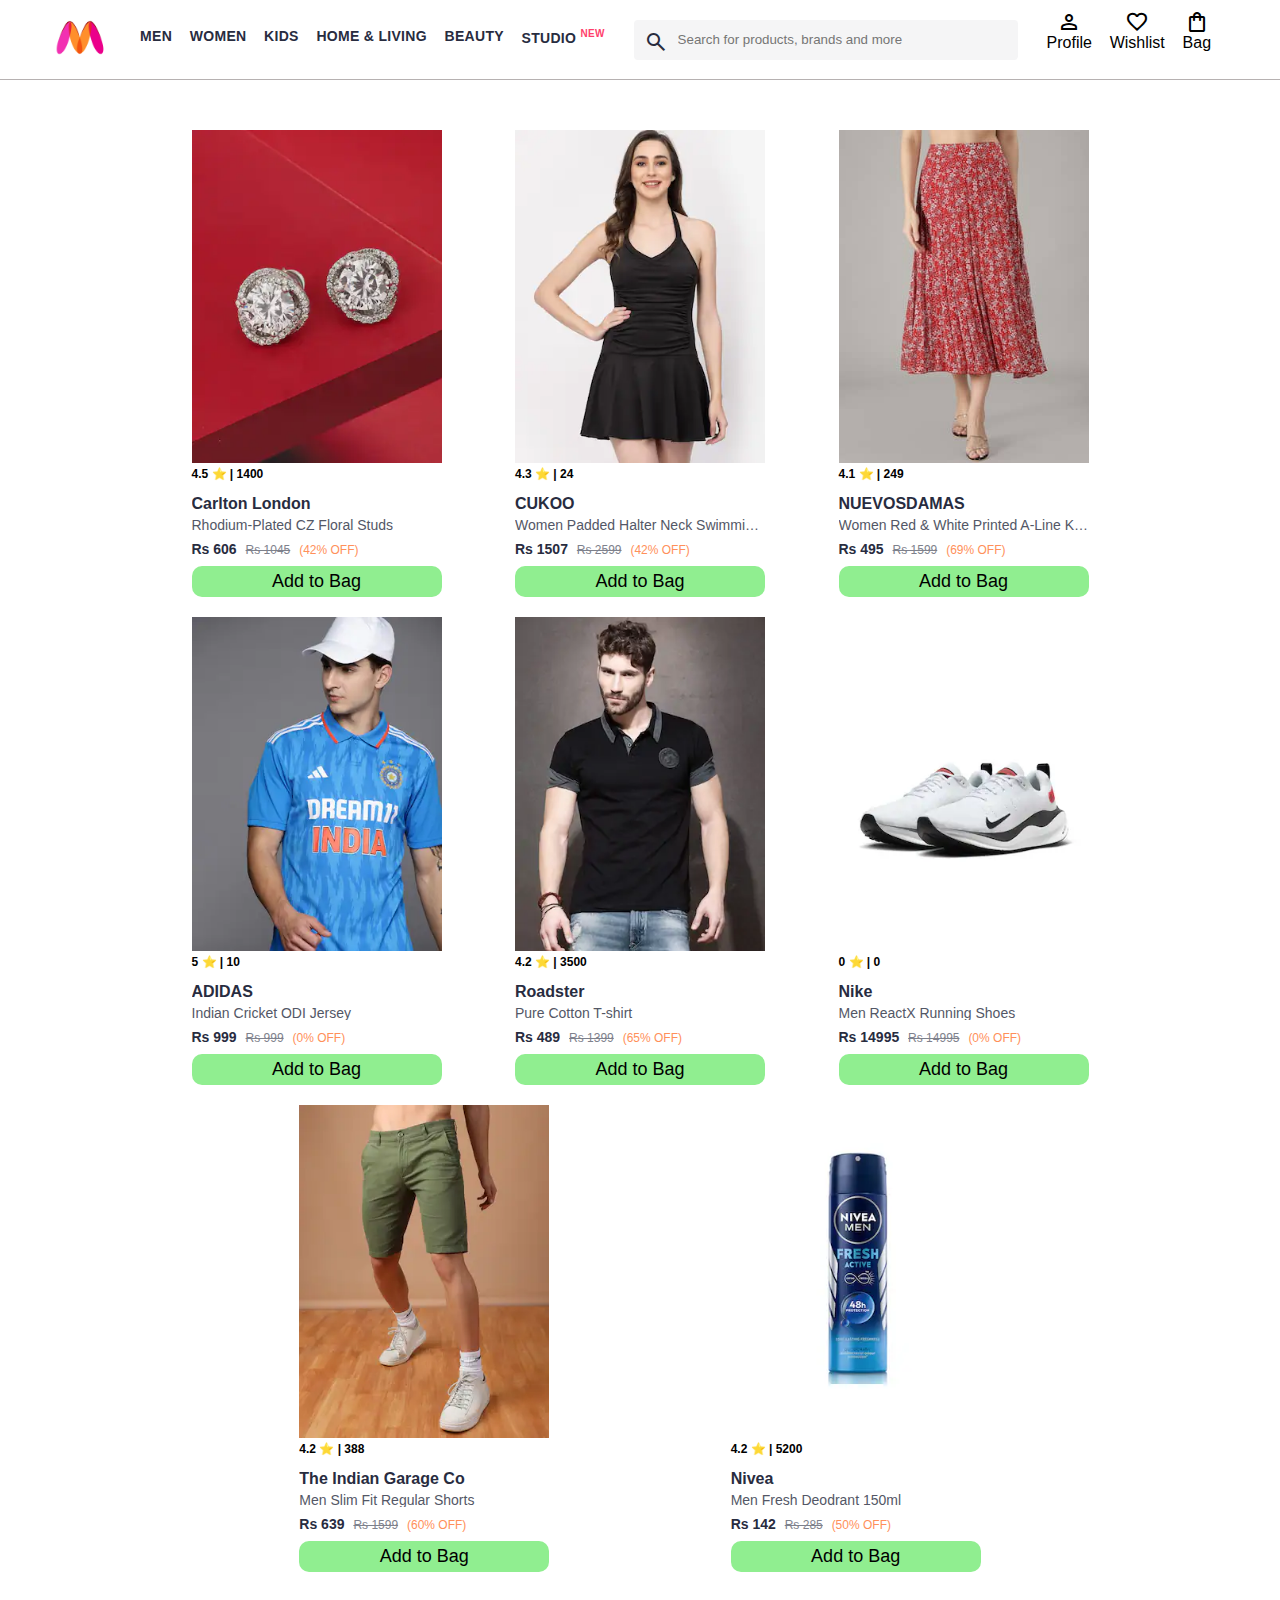
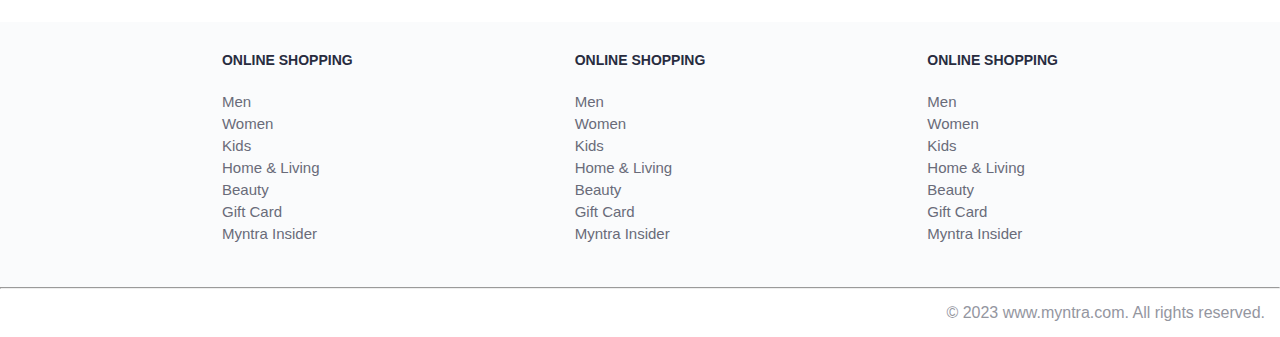
<file: index.html>
<!DOCTYPE html>
<html lang="en">
<head>
    <title>Myntra Clone</title>
    <link rel="stylesheet" href="css/index.css">
    <link rel="stylesheet" href="https://fonts.googleapis.com/css2?family=Material+Symbols+Outlined:opsz,wght,FILL,GRAD@20..48,100..700,0..1,-50..200" />
    <link rel="icon" type="images/png" href="./images/myntra_logo.webp">
</head>
<body>
    <header>
        <div class="logo_container">
            <a href="#"><img class="myntra_home" src="images/myntra_logo.webp" alt="Myntra Home"></a>
        </div>
        <nav class="nav_bar">
            <a href="#">Men</a>
            <a href="#">Women</a>
            <a href="#">Kids</a>
            <a href="#">Home & Living</a>
            <a href="#">Beauty</a>
            <a href="#">Studio <sup>New</sup></a>
        </nav>
        <div class="search_bar">
            <span class="material-symbols-outlined search_icon">search</span>
            <input class="search_input" placeholder="Search for products, brands and more">
        </div>
        <div class="action_bar">
            <div class="action_container">
                <span class="material-symbols-outlined action_icon">person</span>
                <span class="action_name">Profile</span>
            </div>

            <div class="action_container">
                <span class="material-symbols-outlined action_icon">favorite</span>
                <span class="action_name">Wishlist</span>
            </div>

            <a class="action_container" href="pages/bag.html">
                <span class="material-symbols-outlined action_icon">shopping_bag</span>
                <span class="action_name">Bag</span>
                <span class="bag-item-count">0</span>
            </a>
        </div>
    </header>
    <main>
        <div class="container-items">
        </div>

    </main>
    <footer>
        <div class="footer_container">
            <div class="footer_column">
                <h3>ONLINE SHOPPING</h3>

                <a href="#">Men</a>
                <a href="#">Women</a>
                <a href="#">Kids</a>
                <a href="#">Home & Living</a>
                <a href="#">Beauty</a>
                <a href="#">Gift Card</a>
                <a href="#">Myntra Insider</a>
            </div>

            <div class="footer_column">
                <h3>ONLINE SHOPPING</h3>

                <a href="#">Men</a>
                <a href="#">Women</a>
                <a href="#">Kids</a>
                <a href="#">Home & Living</a>
                <a href="#">Beauty</a>
                <a href="#">Gift Card</a>
                <a href="#">Myntra Insider</a>
            </div>

            <div class="footer_column">
                <h3>ONLINE SHOPPING</h3>

                <a href="#">Men</a>
                <a href="#">Women</a>
                <a href="#">Kids</a>
                <a href="#">Home & Living</a>
                <a href="#">Beauty</a>
                <a href="#">Gift Card</a>
                <a href="#">Myntra Insider</a>
            </div>
        </div>
        <hr>

        <div class="copyright">
            © 2023 www.myntra.com. All rights reserved.
        </div>
    </footer>

    <script src="data/items.js"></script>
    <script src="script/index.js"></script>
</body>
</html>
</file>
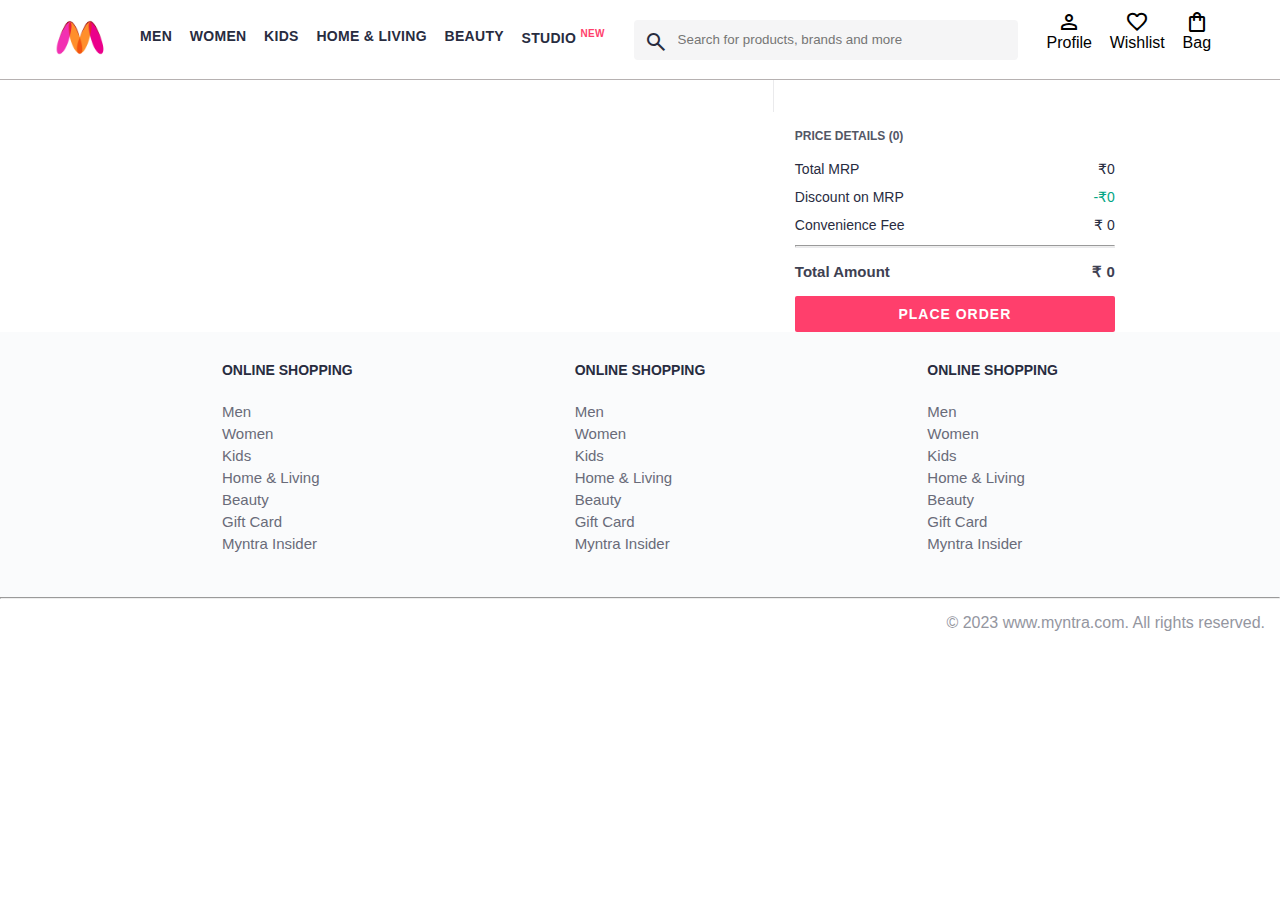
<file: pages/bag.html>
<!DOCTYPE html>
<html lang="en">
<head>
    <title>Myntra Clone</title>
    <link rel="stylesheet" href="../css/index.css">
    <link rel="stylesheet" href="../css/bag.css">
    <link rel="stylesheet" href="https://fonts.googleapis.com/css2?family=Material+Symbols+Outlined:opsz,wght,FILL,GRAD@20..48,100..700,0..1,-50..200" />
</head>
<body>
    <header>
        <div class="logo_container">
            <a href="#"><img class="myntra_home" src="../images/myntra_logo.webp" alt="Myntra Home"></a>
        </div>
        <nav class="nav_bar">
            <a href="#">Men</a>
            <a href="#">Women</a>
            <a href="#">Kids</a>
            <a href="#">Home & Living</a>
            <a href="#">Beauty</a>
            <a href="#">Studio <sup>New</sup></a>
        </nav>
        <div class="search_bar">
            <span class="material-symbols-outlined search_icon">search</span>
            <input class="search_input" placeholder="Search for products, brands and more">
        </div>
        <div class="action_bar">
            <div class="action_container">
                <span class="material-symbols-outlined action_icon">person</span>
                <span class="action_name">Profile</span>
            </div>

            <div class="action_container">
                <span class="material-symbols-outlined action_icon">favorite</span>
                <span class="action_name">Wishlist</span>
            </div>

            <div class="action_container">
                <span class="material-symbols-outlined action_icon">shopping_bag</span>
                <span class="action_name">Bag</span>
                <span class="bag-item-count">0</span>
            </div>
        </div>
    </header>
    <main>
      <div class="bag-page">
        <div class="bag-items-container">

        </div>
        <div class="bag-summary">
          <!-- <div class="bag-details-container">
            <div class="price-header">PRICE DETAILS (2 Items) </div>
            <div class="price-item">
              <span class="price-item-tag">Total MRP</span>
              <span class="price-item-value">Rs1284</span>
            </div>
            <div class="price-item">
              <span class="price-item-tag">Discount on MRP</span>
              <span class="price-item-value priceDetail-base-discount">-Rs143</span>
            </div>
            <div class="price-item">
              <span class="price-item-tag">Convenience Fee</span>
              <span class="price-item-value">Rs 99</span>
            </div>
            <hr>
            <div class="price-footer">
              <span class="price-item-tag">Total Amount</span>
              <span class="price-item-value">Rs 1240</span>
            </div>
          </div>
          <button class="btn-place-order">
            <div class="css-xjhrni">PLACE ORDER</div>
          </button> -->
        </div>

      </div>
    </main>
    <footer>
        <div class="footer_container">
            <div class="footer_column">
                <h3>ONLINE SHOPPING</h3>

                <a href="#">Men</a>
                <a href="#">Women</a>
                <a href="#">Kids</a>
                <a href="#">Home & Living</a>
                <a href="#">Beauty</a>
                <a href="#">Gift Card</a>
                <a href="#">Myntra Insider</a>
            </div>

            <div class="footer_column">
                <h3>ONLINE SHOPPING</h3>

                <a href="#">Men</a>
                <a href="#">Women</a>
                <a href="#">Kids</a>
                <a href="#">Home & Living</a>
                <a href="#">Beauty</a>
                <a href="#">Gift Card</a>
                <a href="#">Myntra Insider</a>
            </div>

            <div class="footer_column">
                <h3>ONLINE SHOPPING</h3>

                <a href="#">Men</a>
                <a href="#">Women</a>
                <a href="#">Kids</a>
                <a href="#">Home & Living</a>
                <a href="#">Beauty</a>
                <a href="#">Gift Card</a>
                <a href="#">Myntra Insider</a>
            </div>
        </div>
        <hr>

        <div class="copyright">
            © 2023 www.myntra.com. All rights reserved.
        </div>
    </footer>
    <script src="../data/items.js"></script>
    <script src="../script/index.js"></script>
    <script src="../script/bag.js"></script>

</body>
</html>
</file>
<file: css/index.css>
* {
    margin: 0;
    padding: 0;
    font-family: Assistant,-apple-system,BlinkMacSystemFont,Segoe UI,Roboto,Helvetica,Arial,sans-serif;
    box-sizing: border-box;
}
header {
    display: flex;
    background-color: #ffffff;
    height: 80px;
    justify-content: space-between;
    align-items: center;
    border-bottom: 1px solid #b6b1b1;
}
.myntra_home {
    height: 45px;
}
.logo_container {
    margin-left: 4%;
}
.action_bar {
    margin-right: 4%;
}
.nav_bar {
    display: flex;
    min-width: 500px;
    justify-content: space-evenly;
}
.nav_bar a {
    font-size: 14px;
    letter-spacing: .3px;
    color: #282c3f;
    font-weight: 700;
    text-transform: uppercase;
    text-decoration: none;
    padding: 28px 0;
    border-bottom: 5px solid #ffffff;
}
.nav_bar a:hover {
    border-bottom: 4px solid #f54e77;
}

.nav_bar a sup {
    color: #ff3f6c;
    font-size: 10px;
}

.search_bar {
    height: 40px;
    min-width: 200px;
    width: 30%;
    display: flex;
    align-items: center;
}
.search_icon {
    box-sizing: content-box;
    height: 20px;
    padding: 10px;

    background-color: #f5f5f6;
    color: #282c3f;
    font-weight: 300;
    border-radius: 4px 0 0 4px;
}
.search_input {
    color: #696e79;
    background-color: #f5f5f6;
    flex-grow: 1;
    height: 40px;
    border: 0;
    border-radius: 0 4px 4px 0;
}

.action_bar {
    display: flex;
    min-width: 200px;
    justify-content: space-evenly;
}

.action_container {
    display: flex;
    flex-direction: column;
    align-items: center;
}

/* Main section */
.banner_container {
    margin: 40px 0;
}
.banner_image {
    width: 100%;
}

.category_heading {
    text-transform: uppercase;
    color: #3e4152;
    letter-spacing: .15em;
    font-size: 1.8em;
    margin: 50px 0 10px 30px;
    max-height: 5em;
    font-weight: 700;
}

.category-items, .container-items {
    width: 80%;
    margin: 50px 10%;
    display: flex;
    flex-wrap: wrap;
    justify-content: space-evenly;
}

.sale_item {
    width: 250px;
}

.footer_container {
    padding: 30px 0px 40px 0px;
    background: #FAFBFC;
    display: flex;
    justify-content: space-evenly;
}

.footer_column {
    display: flex;
    flex-direction: column;
}

.footer_column h3 {
    color: #282c3f;
    font-size: 14px;
    margin-bottom: 25px;
}

.footer_column a {
    color: #696b79;
    font-size: 15px;
    text-decoration: none;
    padding-bottom: 5px;
}

.copyright {
    color: #94969f;
    text-align: end;
    padding: 15px;
}
.container-items{
    width: 80%;
    margin: 40px 10%;
}

.container-item{
    width: 250px;
    margin: 10px;
}

.item-image{
    width: 100%;
}

.rating{
    font-size: 12px;
    font-weight: 700;
}

.company-name{
    margin-top: 15px;
    font-size: 16px;
    font-weight: 700;
    line-height: 1;
    color: #282c3f;
    margin-bottom: 6px;
    overflow: hidden;
    text-overflow: ellipsis;
    white-space: nowrap;
}

.item-name{
    color: #535766;
    font-size: 14px;
    line-height: 1;
    margin-bottom: 0;
    margin-top: 0;
    overflow: hidden;
    text-overflow: ellipsis;
    white-space: nowrap;
    font-weight: 400;
    display: block;
}

.price{
    margin-top: 10px;
    font-size: 14px;
    line-height: 15px;
    color: #282c3f;
    white-space: nowrap;
}

.current-price{
    font-size: 14px;
    font-weight: 700;
    color: #282c3f;
}

.original-price{
    text-decoration: line-through;
    color: #7e818c;
    font-weight: 400;
    margin-left: 5px;
    font-size: 12px;
}

.discount{
    color: #ff905a;
    font-weight: 400;
    font-size: 12px;
    margin-left: 5px;
}

.btn-add-bag{
    margin-top: 8px;
    width: 100%;
    font-size: 18px;
    background-color: lightgreen;
    border: none;
    padding: 5px 15px;
    border-radius: 10px;
    cursor: pointer;
}

.bag-item-count{
    background-color: #f16565;
    white-space: nowrap;
    text-align: center;
    line-height: 18px;
    padding: 0 6px;
    height: 18px;
    position: relative;
    border-radius: 50%;
    font-size: 12px;
    color: #fff;
    left: 13px;
    top: -44px;
    font-weight: 700;
    cursor: pointer;
}

.action_container {
    text-decoration: none;
}
a.action_container:link {
    color:black;
}
</file>
<file: css/bag.css>
.bag-items-container {
  display: inline-block;
  width: 64%;
  padding-right: 20px;
  border-right: 1px solid #eaeaec;
  padding-top: 32px;
  color: #282c3f;
  font-size: 13px;
  line-height: 1.42857143;
}

.bag-page {
  width: 75%;
  margin-left: 12.5%;
}

.bag-summary {
  vertical-align: top;
  display: inline-block;
  width: 35%;
  padding: 24px 0 0 16px;
  color: #282c3f;
  font-size: 13px;
  line-height: 1.42857143;
}

.bag-details-container {
  margin-bottom: 16px;
}

.price-header {
  font-size: 12px;
  font-weight: 700;
  margin: 24px 0 16px;
  color: #535766;
}

.price-item {
  margin-bottom: 12px;
  line-height: 16px;
  font-size: 14px;
  color: #282c3f;
}

.price-item-value {
  float: right;
}

.priceDetail-base-discount {
  color: #03a685;
}

.price-footer {
  font-weight: 700;
  font-size: 15px;
  padding-top: 16px;
  border-top: 1px solid #eaeaec;
  color: #3e4152;
  line-height: 16px;
}

.btn-place-order {
  width: 100%;
  letter-spacing: 1px;
  font-size: 14px;
  font-weight: 600;
  border-radius: 2px;
  border-width: 0px;
  padding: 10px 16px;
  background-color: rgb(255, 63, 108);
  color: rgb(255, 255, 255);
  cursor: pointer;
}

.bag-item-container {
  margin-bottom: 8px;
  background: #fff;
  font-size: 14px;
  border: 1px solid #eaeaec;
  border-radius: 4px;
  position: relative;
  padding: 12px 12px 0;
}

.item-left-part {
  position: absolute;
  background: rgb(255, 242, 223);
  height: 148px;
  width: 111px;
}

.item-right-part {
  padding-left: 12px;
  position: relative;
  min-height: 148px;
  margin-left: 111px;
  margin-bottom: 12px;
}

.bag-item-img {
  width: 100%;
}

.return-period {
  display: inline-flex;
  font-size: 14px;
  padding-top: 8px;
}

.return-period-days {
  font-weight: 700;
  margin-right: 4px;
}

.delivery-details {
  margin-top: 5px;
  color: #282c3f;
  font-size: 12px;
  letter-spacing: -.1px;
  margin-bottom: 8px;
  line-height: 15px;
}

.delivery-details-days {
  color: #03a685;
}

.remove-from-cart {
  position: absolute;
  font-size: 25px;
  top: 10px;
  right: 18px;
  width: 14px;
  height: 14px;
  cursor: pointer;
}
</file>
